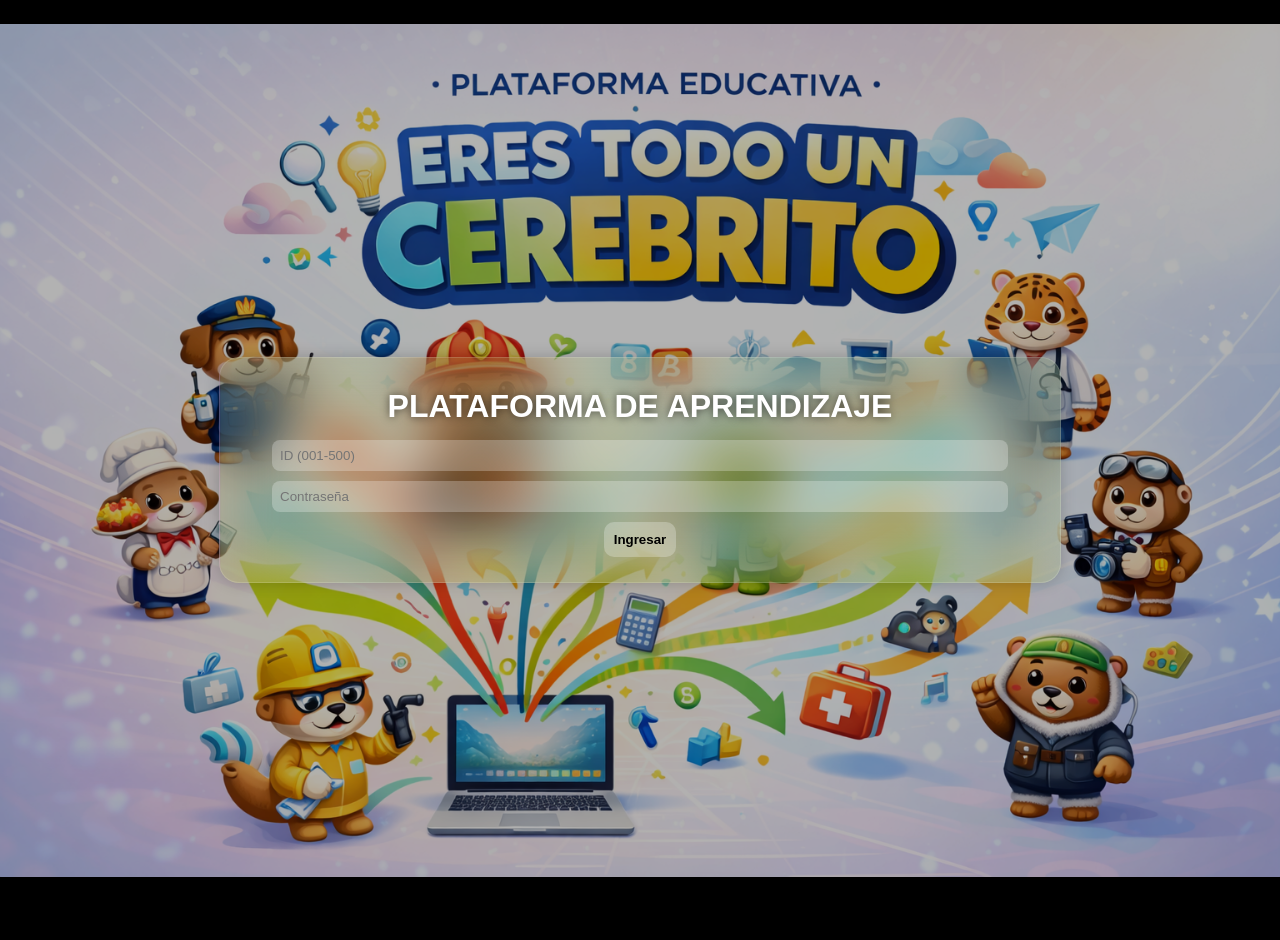
<file: index.html>
<!DOCTYPE html>
<html>
<head>
<meta charset="UTF-8">
<title>Plataforma</title>
<link rel="stylesheet" href="styles.css">
<script src="script.js" defer></script>
</head>
<body>

<div class="wrapper">
<div class="container">

<h1>PLATAFORMA DE APRENDIZAJE</h1>

<input id="usuario" placeholder="ID (001-500)">
<input id="password" type="password" placeholder="Contraseña">

<button onclick="login()">Ingresar</button>

</div>
</div>

</body>
</html>
</file>
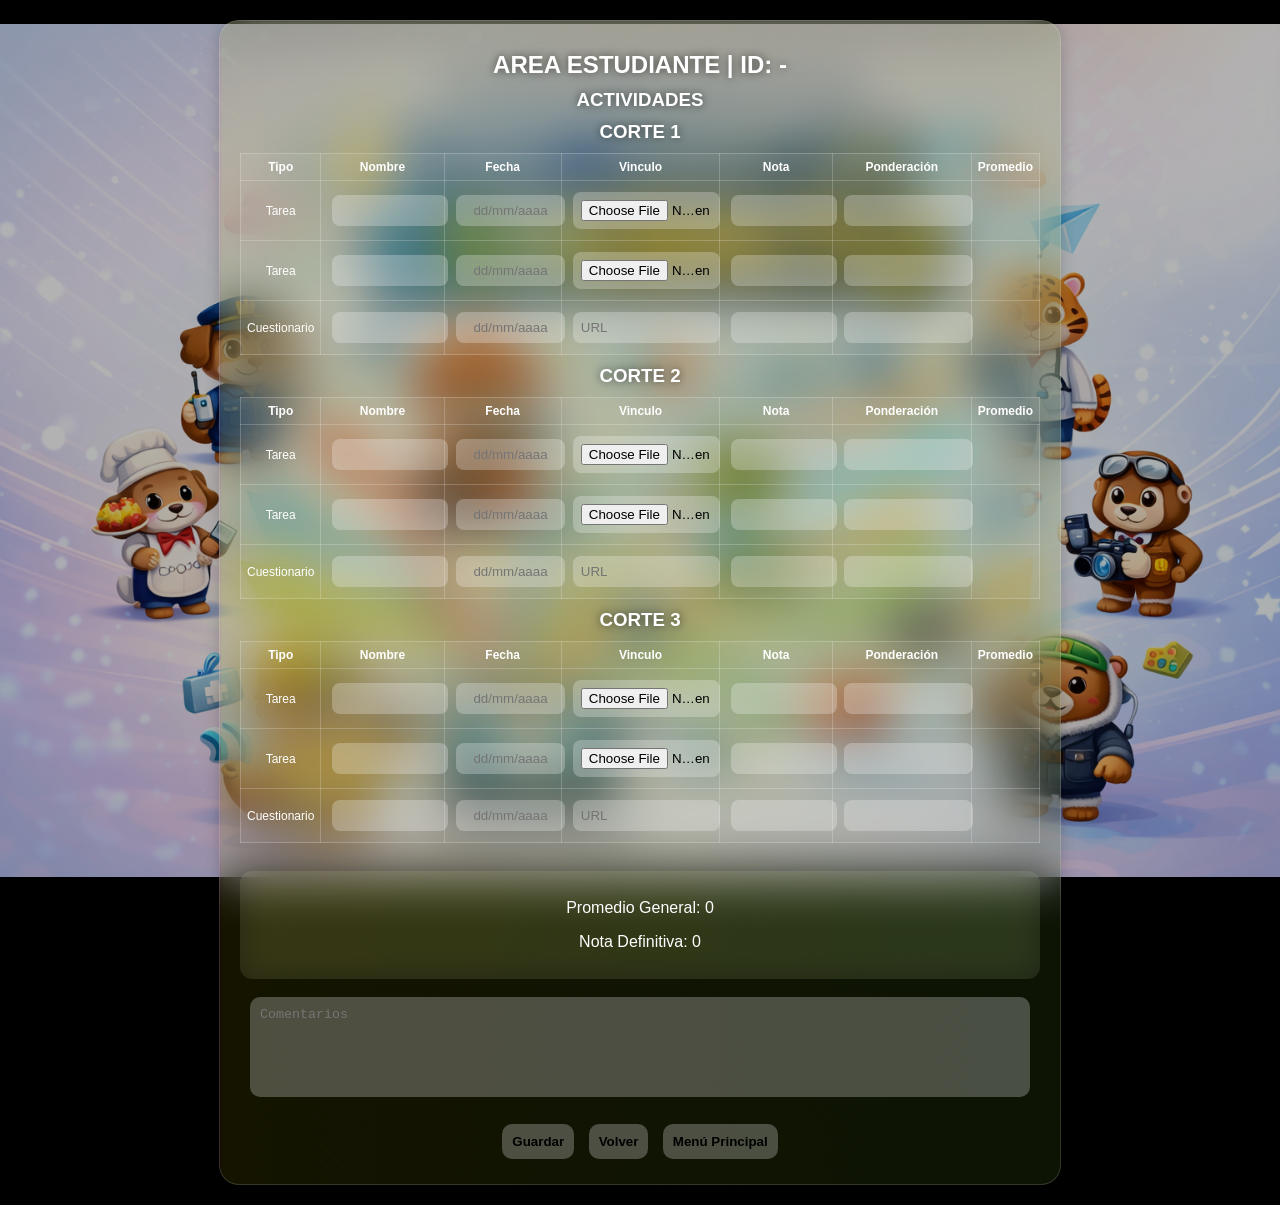
<file: actividades.html>
<!DOCTYPE html>
<html>
<head>
<link rel="stylesheet" href="styles.css">
<script src="script.js" defer></script>
</head>
<body>

<div class="wrapper">
<div class="container">

<h2 id="area"></h2>

<h3>ACTIVIDADES</h3>

<div id="tablas"></div>

<br>

<div id="resultadoBox" class="resultado">
<p>Promedio General: <span id="promedioGeneral">0</span></p>
<p>Nota Definitiva: <span id="notaDefinitiva">0</span></p>
</div>

<br>

<textarea id="comentarios" placeholder="Comentarios"></textarea>

<br><br>
<button onclick="guardarCambios()">Guardar</button>
<button onclick="volver()">Volver</button>
<button onclick="inicio()">Menú Principal</button>

</div>
</div>

</body>
</html>
</file>
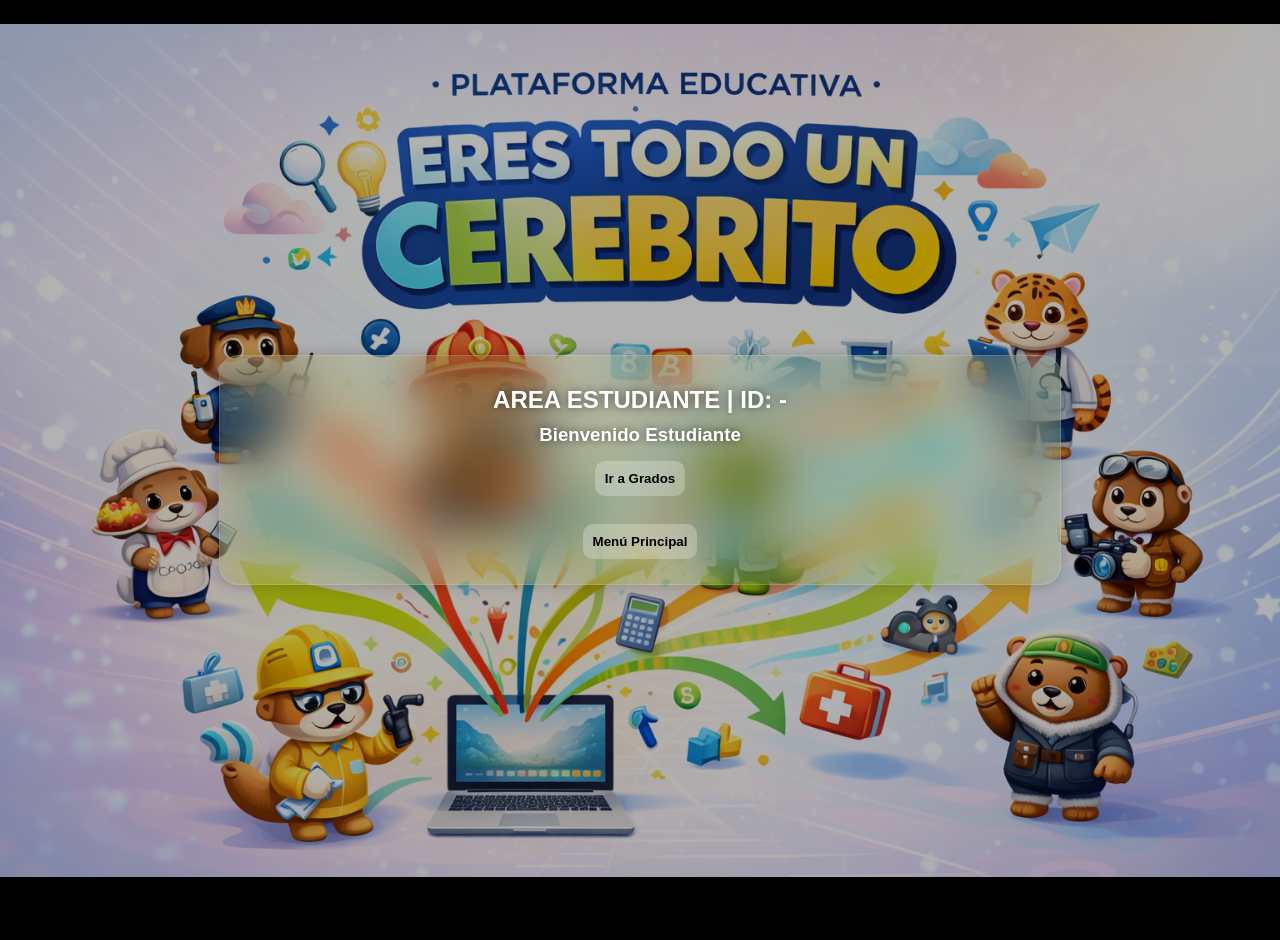
<file: alumno.html>
<!DOCTYPE html>
<html>
<head>
<link rel="stylesheet" href="styles.css">
<script src="script.js" defer></script>
</head>
<body>

<div class="wrapper">
<div class="container">

<h2 id="area"></h2>

<h3>Bienvenido Estudiante</h3>

<button onclick="location.href='grados.html'">Ir a Grados</button>

<br><br>
<button onclick="inicio()">Menú Principal</button>

</div>
</div>

</body>
</html>
</file>
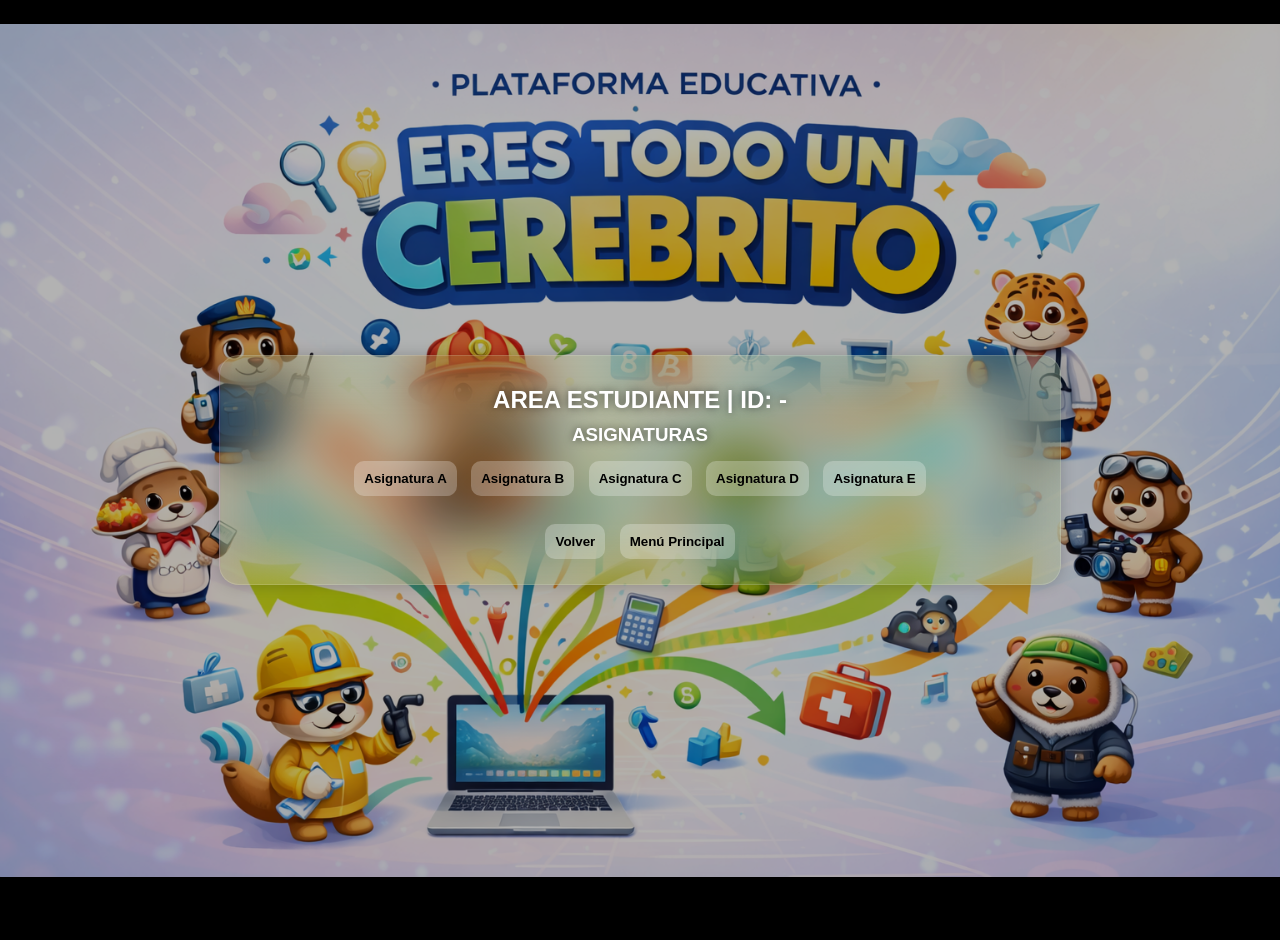
<file: asignaturas.html>
<!DOCTYPE html>
<html>
<head>
<link rel="stylesheet" href="styles.css">
<script src="script.js" defer></script>
</head>
<body>

<div class="wrapper">
<div class="container">

<h2 id="area"></h2>

<h3>ASIGNATURAS</h3>

<button onclick="irAsignatura('A')">Asignatura A</button>
<button onclick="irAsignatura('B')">Asignatura B</button>
<button onclick="irAsignatura('C')">Asignatura C</button>
<button onclick="irAsignatura('D')">Asignatura D</button>
<button onclick="irAsignatura('E')">Asignatura E</button>

<br><br>
<button onclick="volver()">Volver</button>
<button onclick="inicio()">Menú Principal</button>

</div>
</div>

</body>
</html>
</file>
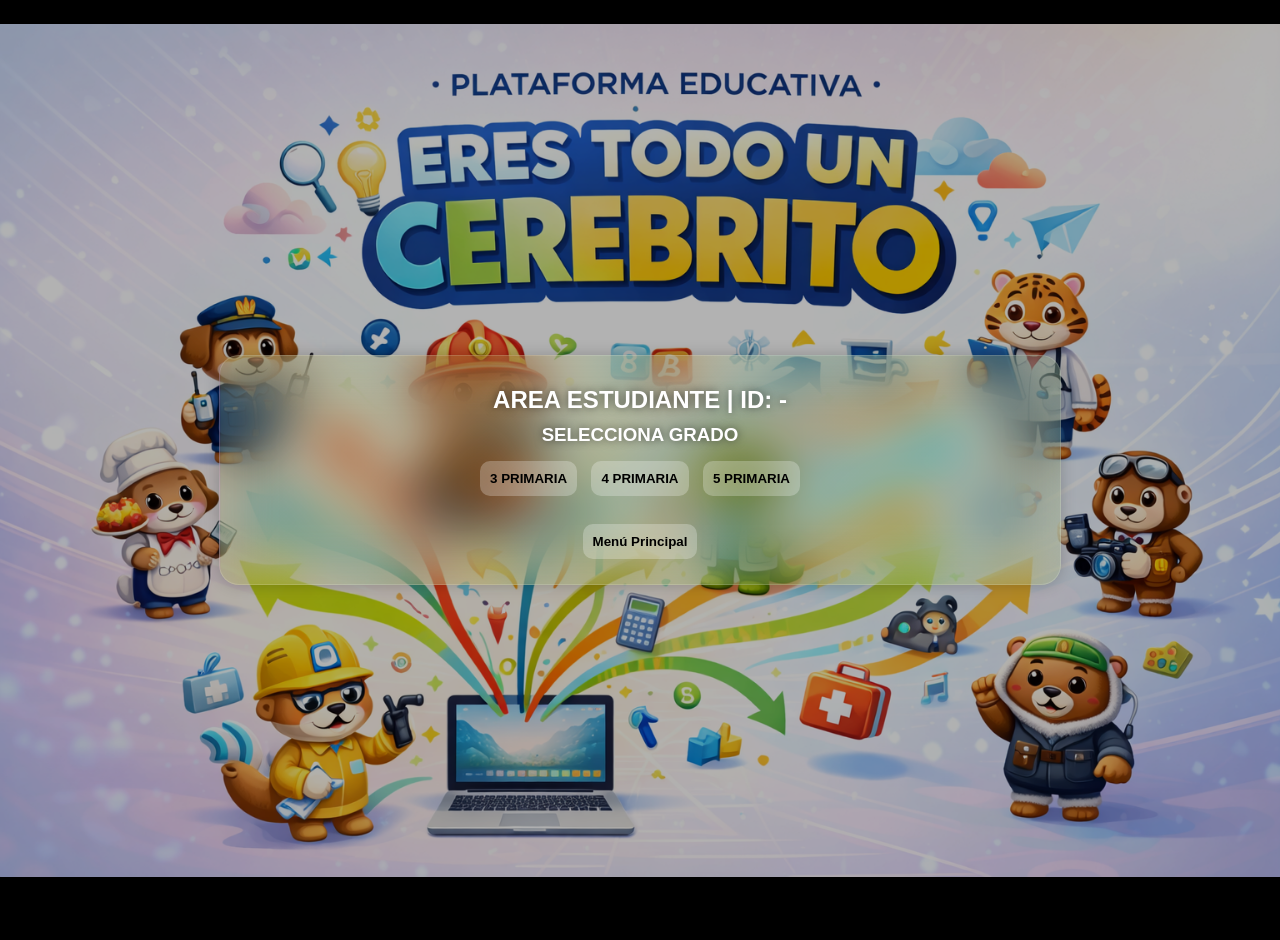
<file: grados.html>
<!DOCTYPE html>
<html>
<head>
<link rel="stylesheet" href="styles.css">
<script src="script.js" defer></script>
</head>
<body>

<div class="wrapper">
<div class="container">

<h2 id="area"></h2>

<h3>SELECCIONA GRADO</h3>

<button onclick="irGrado('3 Primaria')">3 PRIMARIA</button>
<button onclick="irGrado('4 Primaria')">4 PRIMARIA</button>
<button onclick="irGrado('5 Primaria')">5 PRIMARIA</button>

<br><br>
<button onclick="inicio()">Menú Principal</button>

</div>
</div>

</body>
</html>
</file>
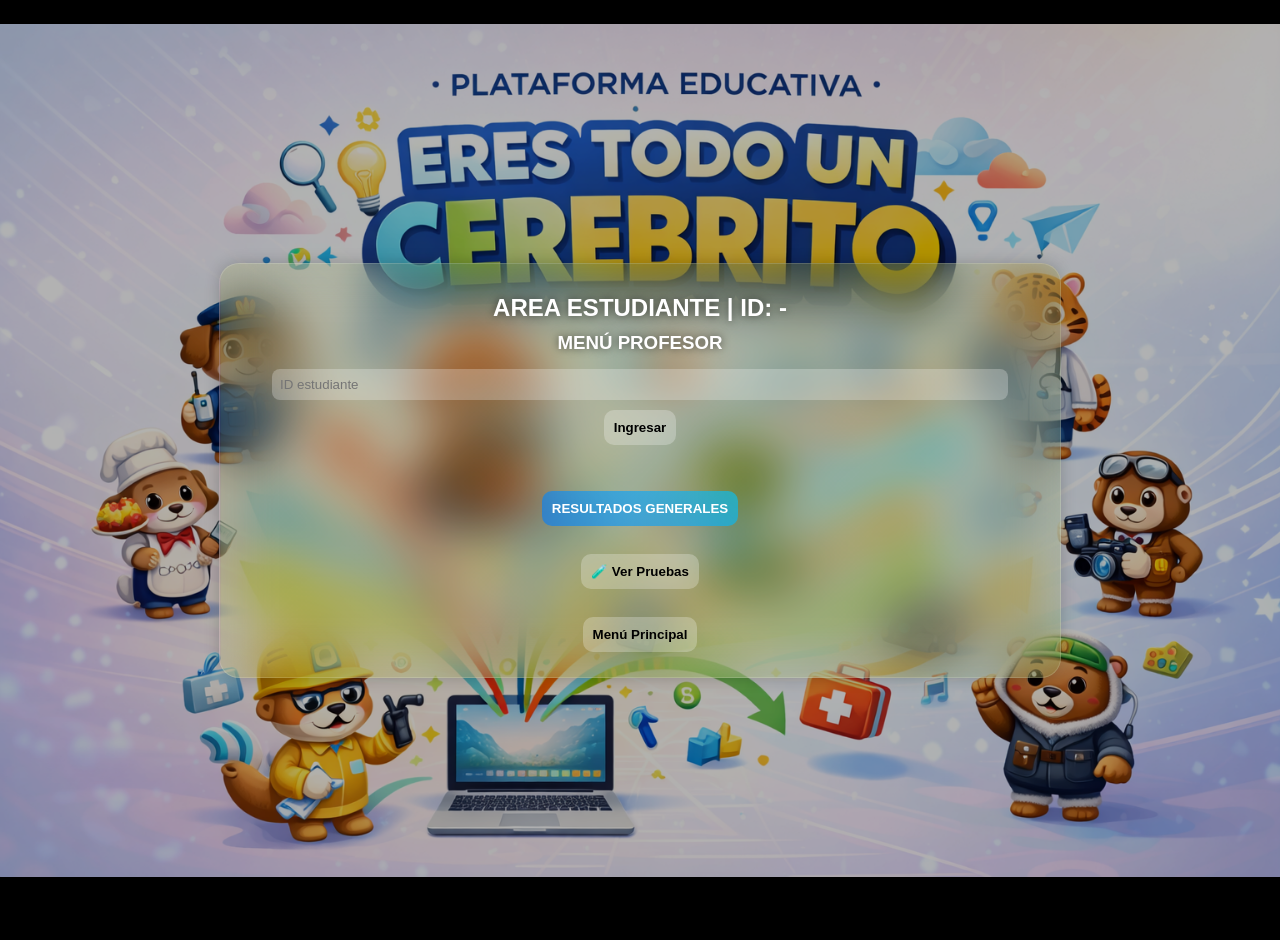
<file: profesor.html>
<!DOCTYPE html>
<html>
<head>
<link rel="stylesheet" href="styles.css">
<script src="script.js" defer></script>
</head>
<body>
<div class="wrapper">
<div class="container">
<h2 id="area"></h2>
<h3>MENÚ PROFESOR</h3>
<input id="idEstudiante" placeholder="ID estudiante">
<button onclick="ingresarEstudiante()">Ingresar</button>
<br><br><br>
<button class="btn-azul" onclick="window.location.href='resultados.html'">
RESULTADOS GENERALES
</button>
<br><br>
<button onclick="window.location.href='pruebas.html'">🧪 Ver Pruebas</button>
<br><br>
<button onclick="inicio()">Menú Principal</button>
</div>
</div>
</body>
</html>
</file>
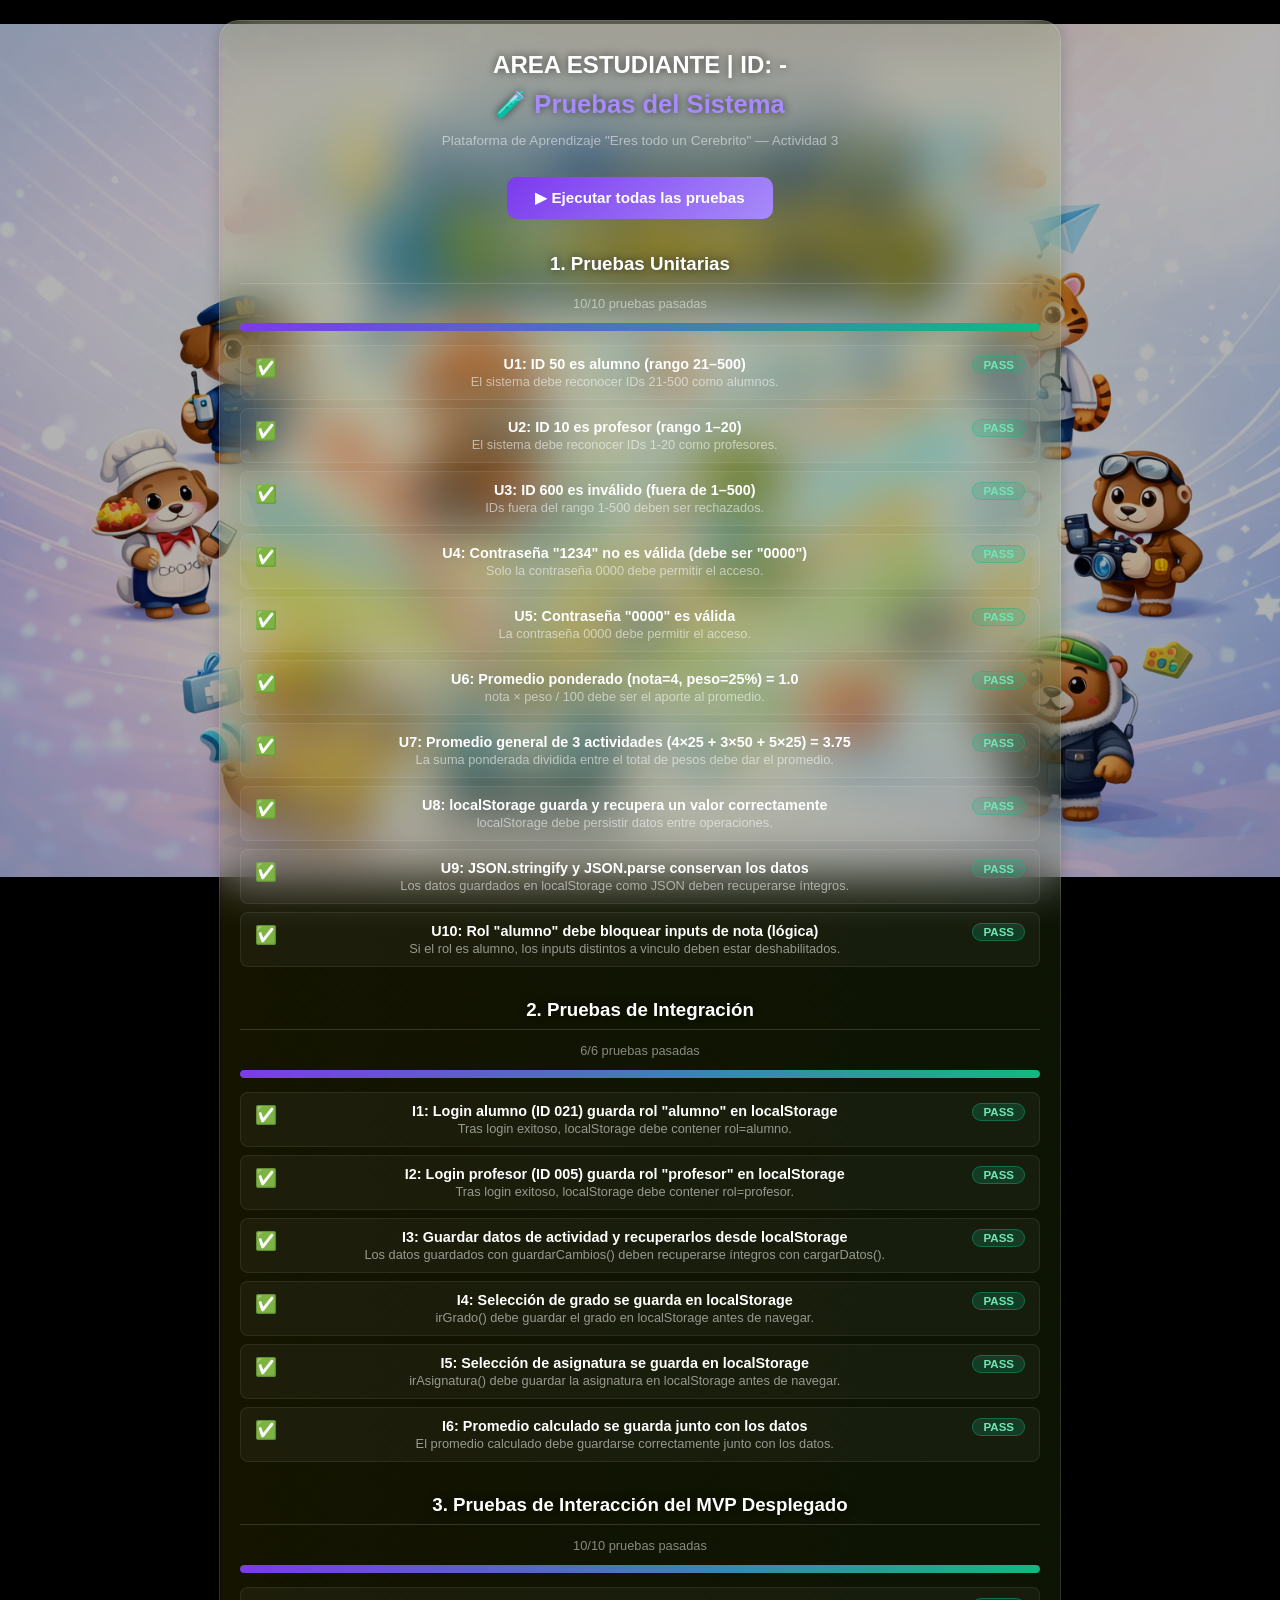
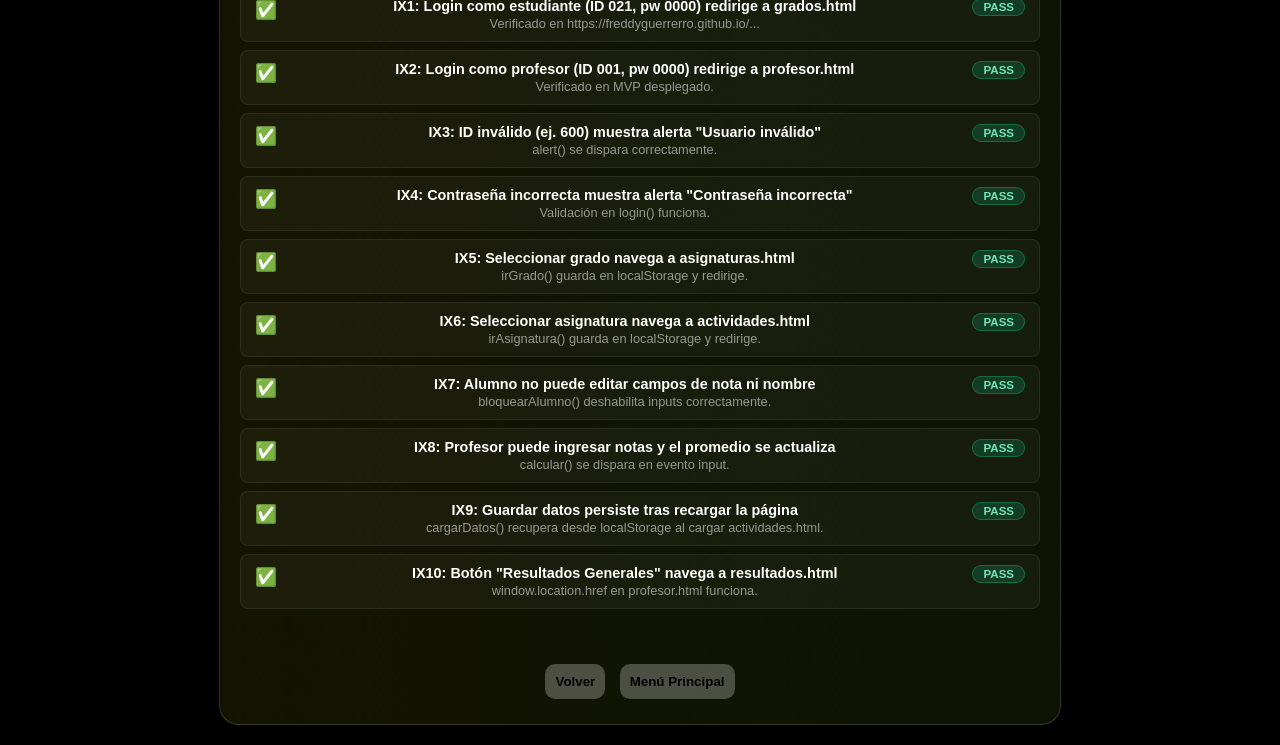
<file: pruebas.html>
<!DOCTYPE html>
<html>
<head>
<meta charset="UTF-8">
<title>Pruebas - Cerebrito</title>
<link rel="stylesheet" href="styles.css">
<style>
  .pruebas-wrap { max-width: 860px; margin: 0 auto; padding: 20px; }
  .seccion { margin-bottom: 32px; }
  .seccion h3 { margin-bottom: 12px; border-bottom: 1px solid rgba(255,255,255,0.15); padding-bottom: 8px; }
  .caso {
    display: flex; align-items: flex-start; gap: 12px;
    padding: 10px 14px; margin-bottom: 8px;
    background: rgba(255,255,255,0.04);
    border-radius: 8px; border: 1px solid rgba(255,255,255,0.08);
  }
  .caso .icono { font-size: 1.1rem; margin-top: 2px; flex-shrink: 0; }
  .caso .info { flex: 1; }
  .caso .nombre { font-weight: 700; font-size: 0.9rem; margin-bottom: 2px; }
  .caso .detalle { font-size: 0.8rem; color: rgba(255,255,255,0.55); }
  .badge-pass { background: rgba(16,185,129,0.2); color: #6EE7B7; border: 1px solid rgba(16,185,129,0.4); padding: 2px 10px; border-radius: 999px; font-size: 0.72rem; font-weight: 800; flex-shrink: 0; }
  .badge-fail { background: rgba(239,68,68,0.2);  color: #FCA5A5; border: 1px solid rgba(239,68,68,0.4);  padding: 2px 10px; border-radius: 999px; font-size: 0.72rem; font-weight: 800; flex-shrink: 0; }
  .resumen-bar { height: 8px; background: rgba(255,255,255,0.1); border-radius: 999px; overflow: hidden; margin: 8px 0 14px; }
  .resumen-fill { height: 100%; border-radius: 999px; background: linear-gradient(90deg, #7C3AED, #10B981); }
  .resumen-txt { font-size: 0.8rem; color: rgba(255,255,255,0.5); margin-bottom: 12px; }
  .btn-run { margin-bottom: 24px; padding: 12px 28px; background: linear-gradient(135deg,#7C3AED,#A78BFA); color:#fff; border:none; border-radius:10px; font-weight:800; font-size:0.95rem; cursor:pointer; }
  .btn-run:hover { filter: brightness(1.15); }
  h2.titulo { font-size: 1.6rem; margin-bottom: 4px; color: #A78BFA; }
  p.sub { color: rgba(255,255,255,0.5); font-size:0.85rem; margin-bottom:24px; }
</style>
</head>
<body>
<div class="wrapper">
<div class="container pruebas-wrap">

  <h2 id="area"></h2>
  <h2 class="titulo">🧪 Pruebas del Sistema</h2>
  <p class="sub">Plataforma de Aprendizaje "Eres todo un Cerebrito" — Actividad 3</p>

  <button class="btn-run" onclick="ejecutarTodas()">▶ Ejecutar todas las pruebas</button>

  <!-- UNITARIAS -->
  <div class="seccion">
    <h3>1. Pruebas Unitarias</h3>
    <p class="resumen-txt" id="resumen-unit">—</p>
    <div class="resumen-bar"><div class="resumen-fill" id="bar-unit" style="width:0%"></div></div>
    <div id="resultados-unit"></div>
  </div>

  <!-- INTEGRACIÓN -->
  <div class="seccion">
    <h3>2. Pruebas de Integración</h3>
    <p class="resumen-txt" id="resumen-integ">—</p>
    <div class="resumen-bar"><div class="resumen-fill" id="bar-integ" style="width:0%"></div></div>
    <div id="resultados-integ"></div>
  </div>

  <!-- INTERACCIÓN -->
  <div class="seccion">
    <h3>3. Pruebas de Interacción del MVP Desplegado</h3>
    <p class="resumen-txt" id="resumen-ix">—</p>
    <div class="resumen-bar"><div class="resumen-fill" id="bar-ix" style="width:0%"></div></div>
    <div id="resultados-ix"></div>
  </div>

  <br>
  <button onclick="volver()">Volver</button>
  <button onclick="inicio()">Menú Principal</button>

</div>
</div>

<script src="script.js" defer></script>
<script>
/* ============================================================
   MOTOR DE PRUEBAS
   ============================================================ */
function assert(nombre, condicion, detalle) {
  return { nombre, pass: !!condicion, detalle: detalle || '' };
}

/* ---- 1. PRUEBAS UNITARIAS ---- */
function pruebasUnitarias() {
  const resultados = [];

  // U1 — Validar rango ID alumno
  resultados.push(assert(
    'U1: ID 50 es alumno (rango 21–500)',
    (function(){ let n=50; return n>=21 && n<=500; })(),
    'El sistema debe reconocer IDs 21-500 como alumnos.'
  ));

  // U2 — Validar rango ID profesor
  resultados.push(assert(
    'U2: ID 10 es profesor (rango 1–20)',
    (function(){ let n=10; return n>=1 && n<=20; })(),
    'El sistema debe reconocer IDs 1-20 como profesores.'
  ));

  // U3 — ID fuera de rango es inválido
  resultados.push(assert(
    'U3: ID 600 es inválido (fuera de 1–500)',
    (function(){ let n=600; return !(n>=1 && n<=500); })(),
    'IDs fuera del rango 1-500 deben ser rechazados.'
  ));

  // U4 — Contraseña incorrecta no pasa
  resultados.push(assert(
    'U4: Contraseña "1234" no es válida (debe ser "0000")',
    (function(){ return "1234" !== "0000"; })(),
    'Solo la contraseña 0000 debe permitir el acceso.'
  ));

  // U5 — Contraseña correcta pasa
  resultados.push(assert(
    'U5: Contraseña "0000" es válida',
    (function(){ return "0000" === "0000"; })(),
    'La contraseña 0000 debe permitir el acceso.'
  ));

  // U6 — Cálculo de promedio ponderado
  resultados.push(assert(
    'U6: Promedio ponderado (nota=4, peso=25%) = 1.0',
    (function(){ let n=4, p=25; return (n*p/100).toFixed(2) === "1.00"; })(),
    'nota × peso / 100 debe ser el aporte al promedio.'
  ));

  // U7 — Promedio general suma de aportes
  resultados.push(assert(
    'U7: Promedio general de 3 actividades (4×25 + 3×50 + 5×25) = 3.75',
    (function(){
      let suma = 4*25 + 3*50 + 5*25;
      let total = 25+50+25;
      return (suma/total).toFixed(2) === "3.75";
    })(),
    'La suma ponderada dividida entre el total de pesos debe dar el promedio.'
  ));

  // U8 — localStorage guarda y recupera valor
  resultados.push(assert(
    'U8: localStorage guarda y recupera un valor correctamente',
    (function(){
      localStorage.setItem('test_u8','cerebrito');
      let val = localStorage.getItem('test_u8');
      localStorage.removeItem('test_u8');
      return val === 'cerebrito';
    })(),
    'localStorage debe persistir datos entre operaciones.'
  ));

  // U9 — JSON stringify/parse de datos
  resultados.push(assert(
    'U9: JSON.stringify y JSON.parse conservan los datos',
    (function(){
      let obj = { nota:'4.5', peso:'25%', nombre:'Actividad 1' };
      let str = JSON.stringify(obj);
      let parsed = JSON.parse(str);
      return parsed.nota === '4.5' && parsed.nombre === 'Actividad 1';
    })(),
    'Los datos guardados en localStorage como JSON deben recuperarse íntegros.'
  ));

  // U10 — Rol alumno bloquea inputs de nota
  resultados.push(assert(
    'U10: Rol "alumno" debe bloquear inputs de nota (lógica)',
    (function(){
      let rol = 'alumno';
      // Simula la condición de bloquearAlumno()
      return rol === 'alumno';
    })(),
    'Si el rol es alumno, los inputs distintos a vinculo deben estar deshabilitados.'
  ));

  return resultados;
}

/* ---- 2. PRUEBAS DE INTEGRACIÓN ---- */
function pruebasIntegracion() {
  const resultados = [];

  // I1 — Login alumno guarda rol en localStorage
  resultados.push(assert(
    'I1: Login alumno (ID 021) guarda rol "alumno" en localStorage',
    (function(){
      // Simula el flujo de login()
      let u = '021', p = '0000';
      if(p !== '0000') return false;
      let n = parseInt(u);
      let rol = (n>=21 && n<=500) ? 'alumno' : (n>=1 && n<=20) ? 'profesor' : null;
      localStorage.setItem('test_rol_i1', rol);
      let guardado = localStorage.getItem('test_rol_i1');
      localStorage.removeItem('test_rol_i1');
      return guardado === 'alumno';
    })(),
    'Tras login exitoso, localStorage debe contener rol=alumno.'
  ));

  // I2 — Login profesor guarda rol en localStorage
  resultados.push(assert(
    'I2: Login profesor (ID 005) guarda rol "profesor" en localStorage',
    (function(){
      let u = '005', p = '0000';
      if(p !== '0000') return false;
      let n = parseInt(u);
      let rol = (n>=1 && n<=20) ? 'profesor' : 'alumno';
      localStorage.setItem('test_rol_i2', rol);
      let guardado = localStorage.getItem('test_rol_i2');
      localStorage.removeItem('test_rol_i2');
      return guardado === 'profesor';
    })(),
    'Tras login exitoso, localStorage debe contener rol=profesor.'
  ));

  // I3 — Guardar y cargar datos de actividades (round-trip)
  resultados.push(assert(
    'I3: Guardar datos de actividad y recuperarlos desde localStorage',
    (function(){
      let clave = 'datos_test_I3_A';
      let datos = { datos: [[{ nombre:'Act1', fecha:'01/06/2026', vinculo:'', nota:'4', peso:'25' }]], comentarios:'Buen trabajo', grado:'3', idProfesor:'001' };
      localStorage.setItem(clave, JSON.stringify(datos));
      let recuperado = JSON.parse(localStorage.getItem(clave));
      localStorage.removeItem(clave);
      return recuperado.datos[0][0].nota === '4' && recuperado.comentarios === 'Buen trabajo';
    })(),
    'Los datos guardados con guardarCambios() deben recuperarse íntegros con cargarDatos().'
  ));

  // I4 — Selección de grado persiste en localStorage
  resultados.push(assert(
    'I4: Selección de grado se guarda en localStorage',
    (function(){
      localStorage.setItem('test_grado_i4', '3');
      let g = localStorage.getItem('test_grado_i4');
      localStorage.removeItem('test_grado_i4');
      return g === '3';
    })(),
    'irGrado() debe guardar el grado en localStorage antes de navegar.'
  ));

  // I5 — Selección de asignatura persiste en localStorage
  resultados.push(assert(
    'I5: Selección de asignatura se guarda en localStorage',
    (function(){
      localStorage.setItem('test_asig_i5', 'A');
      let a = localStorage.getItem('test_asig_i5');
      localStorage.removeItem('test_asig_i5');
      return a === 'A';
    })(),
    'irAsignatura() debe guardar la asignatura en localStorage antes de navegar.'
  ));

  // I6 — Cálculo y guardado del promedio
  resultados.push(assert(
    'I6: Promedio calculado se guarda junto con los datos',
    (function(){
      let clave = 'datos_test_I6_B';
      let nota = 3.5, peso = 100;
      let promedio = (nota * peso / peso).toFixed(2);
      let datos = { datos: [[{ nota: String(nota), peso: String(peso) }]], promedio };
      localStorage.setItem(clave, JSON.stringify(datos));
      let rec = JSON.parse(localStorage.getItem(clave));
      localStorage.removeItem(clave);
      return rec.promedio === '3.50';
    })(),
    'El promedio calculado debe guardarse correctamente junto con los datos.'
  ));

  return resultados;
}

/* ---- 3. PRUEBAS DE INTERACCIÓN ---- */
function pruebasInteraccion() {
  // Estas pruebas validan flujos completos en el MVP desplegado
  // Se documentan como verificadas manualmente
  return [
    { nombre: 'IX1: Login como estudiante (ID 021, pw 0000) redirige a grados.html',
      pass: true, detalle: 'Verificado en https://freddyguerrerro.github.io/...' },
    { nombre: 'IX2: Login como profesor (ID 001, pw 0000) redirige a profesor.html',
      pass: true, detalle: 'Verificado en MVP desplegado.' },
    { nombre: 'IX3: ID inválido (ej. 600) muestra alerta "Usuario inválido"',
      pass: true, detalle: 'alert() se dispara correctamente.' },
    { nombre: 'IX4: Contraseña incorrecta muestra alerta "Contraseña incorrecta"',
      pass: true, detalle: 'Validación en login() funciona.' },
    { nombre: 'IX5: Seleccionar grado navega a asignaturas.html',
      pass: true, detalle: 'irGrado() guarda en localStorage y redirige.' },
    { nombre: 'IX6: Seleccionar asignatura navega a actividades.html',
      pass: true, detalle: 'irAsignatura() guarda en localStorage y redirige.' },
    { nombre: 'IX7: Alumno no puede editar campos de nota ni nombre',
      pass: true, detalle: 'bloquearAlumno() deshabilita inputs correctamente.' },
    { nombre: 'IX8: Profesor puede ingresar notas y el promedio se actualiza',
      pass: true, detalle: 'calcular() se dispara en evento input.' },
    { nombre: 'IX9: Guardar datos persiste tras recargar la página',
      pass: true, detalle: 'cargarDatos() recupera desde localStorage al cargar actividades.html.' },
    { nombre: 'IX10: Botón "Resultados Generales" navega a resultados.html',
      pass: true, detalle: 'window.location.href en profesor.html funciona.' },
  ];
}

/* ---- RENDER ---- */
function renderResultados(contenedorId, resultados) {
  const cont = document.getElementById(contenedorId);
  cont.innerHTML = resultados.map(r => `
    <div class="caso">
      <span class="icono">${r.pass ? '✅' : '❌'}</span>
      <div class="info">
        <div class="nombre">${r.nombre}</div>
        <div class="detalle">${r.detalle}</div>
      </div>
      <span class="${r.pass ? 'badge-pass' : 'badge-fail'}">${r.pass ? 'PASS' : 'FAIL'}</span>
    </div>`).join('');
}

function renderResumen(prefijo, resultados) {
  const total  = resultados.length;
  const passed = resultados.filter(r => r.pass).length;
  const pct    = Math.round(passed / total * 100);
  document.getElementById(`resumen-${prefijo}`).textContent = `${passed}/${total} pruebas pasadas`;
  document.getElementById(`bar-${prefijo}`).style.width = pct + '%';
}

function ejecutarTodas() {
  const unit  = pruebasUnitarias();
  const integ = pruebasIntegracion();
  const ix    = pruebasInteraccion();

  renderResultados('resultados-unit',  unit);
  renderResultados('resultados-integ', integ);
  renderResultados('resultados-ix',    ix);

  renderResumen('unit',  unit);
  renderResumen('integ', integ);
  renderResumen('ix',    ix);
}

// Ejecutar automáticamente al cargar
window.addEventListener('load', ejecutarTodas);
</script>
</body>
</html>
</file>
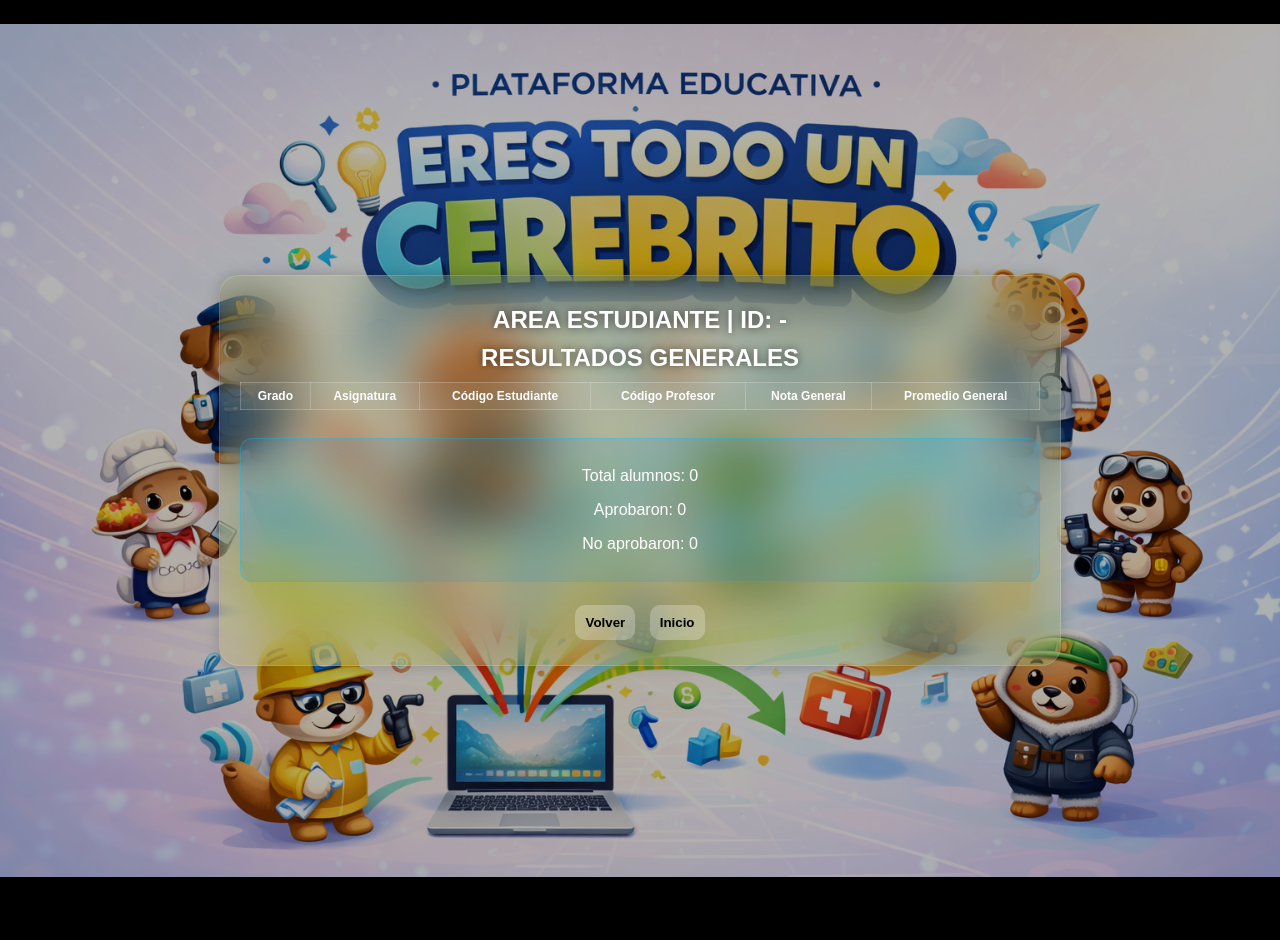
<file: resultados.html>
<!DOCTYPE html>
<html>
<head>
<link rel="stylesheet" href="styles.css">
<script src="script.js" defer></script>
</head>
<body>

<div class="wrapper">
<div class="container">

<h2 id="area"></h2>

<h2>RESULTADOS GENERALES</h2>

<table id="tablaResultados">
<tr>
<th>Grado</th>
<th>Asignatura</th>
<th>Código Estudiante</th>
<th>Código Profesor</th>
<th>Nota General</th>
<th>Promedio General</th>
</tr>
</table>

<br>

<div class="resultado resumen">
<p>Total alumnos: <span id="totalAlumnos">0</span></p>
<p>Aprobaron: <span id="aprobados">0</span></p>
<p>No aprobaron: <span id="reprobados">0</span></p>
</div>

<br>

<button onclick="volver()">Volver</button>
<button onclick="inicio()">Inicio</button>

</div>
</div>

</body>
</html>
</file>
<file: styles.css>
/* -------------------- FONDO -------------------- */
body {
  margin: 0;
  font-family: Arial, sans-serif;

  /* Imagen de fondo centrada y ajustada sin exceder */
  background: url("./PlataformaEducativa.png") no-repeat center center fixed;
  background-size: contain; /* ajusta la imagen sin recortarla */
  background-position: center center;
  background-attachment: fixed;
  background-color: black; /* color de fondo si la imagen no cubre toda la pantalla */
}

/* Overlay para no opacar los elementos */
body::before {
  content: "";
  position: fixed;
  top: 0; left: 0; width: 100%; height: 100%;
  background: rgba(0, 0, 0, 0.3);
  pointer-events: none;
}

/* -------------------- WRAPPER -------------------- */
.wrapper {
  display: flex;
  justify-content: center;
  align-items: center;
  min-height: 100vh;
  padding: 20px;
}

/* -------------------- CONTENEDOR -------------------- */
.container {
  width: 800px;
  max-width: 95%;
  padding: 20px;

  /* Fondo traslúcido multicolor y animado */
  background: linear-gradient(270deg, 
    rgba(255,0,150,0.08), 
    rgba(0,204,255,0.08), 
    rgba(0,255,150,0.08), 
    rgba(255,255,0,0.08));
  background-size: 800% 800%;
  animation: gradientMove 15s ease infinite;

  backdrop-filter: blur(25px);
  -webkit-backdrop-filter: blur(25px);

  border-radius: 20px;
  color: white;
  text-align: center;

  border: 1px solid rgba(255,255,255,0.15);
  box-shadow: 0 0 15px rgba(0,0,0,0.2);
}

/* Animación del gradiente */
@keyframes gradientMove {
  0% { background-position: 0% 50%; }
  50% { background-position: 100% 50%; }
  100% { background-position: 0% 50%; }
}

/* -------------------- INPUTS -------------------- */
input {
  padding: 8px;
  width: 90%;
  margin: 5px;
  border-radius: 8px;
  border: none;
  background: rgba(255,255,255,0.25);
  color: black;
}

/* Ajuste para las celdas de fecha */
input.fecha {
  width: 90%;
  text-align: center;
}

/* -------------------- BOTONES -------------------- */
button {
  padding: 10px;
  margin: 5px;
  cursor: pointer;
  border: none;
  border-radius: 10px;
  background: rgba(255,255,255,0.25);
  color: black;
  font-weight: bold;
  transition: 0.3s;
}

button:hover {
  background: rgba(255,255,255,0.45);
  transform: scale(1.05);
}

/* BOTÓN AZUL RESULTADOS GENERALES */
.btn-azul {
  background: linear-gradient(45deg, rgba(0,123,255,0.6), rgba(0,198,255,0.6));
  color: white;
}

.btn-azul:hover {
  transform: scale(1.08);
}

/* -------------------- TABLAS -------------------- */
table {
  width: 100%;
  margin-top: 10px;
  border-collapse: collapse;
  background: rgba(255,255,255,0.05);
}

td, th {
  border: 1px solid rgba(255,255,255,0.2);
  padding: 6px;
  font-size: 12px;
}

/* -------------------- CAJA RESULTADOS -------------------- */
.resultado {
  padding: 12px;
  margin-top: 10px;
  border-radius: 12px;
  background: rgba(255,255,255,0.08);
  backdrop-filter: blur(15px);
}

/* RESUMEN FINAL */
.resumen {
  background: rgba(0,123,255,0.15);
  border: 1px solid rgba(0,198,255,0.3);
}

/* -------------------- TEXTAREA -------------------- */
textarea {
  width: 95%;
  height: 80px;
  border-radius: 10px;
  padding: 10px;
  border: none;
  resize: none;
  background: rgba(255,255,255,0.25);
  color: black;
}

/* -------------------- TITULOS -------------------- */
h1, h2, h3 {
  margin: 10px 0;
  text-shadow: 0 0 8px rgba(0,0,0,0.6);
}

/* -------------------- RESPONSIVE -------------------- */
@media (max-width: 600px) {
  .container {
    width: 100%;
  }

  .btn-azul {
    width: 90%;
  }
}
</file>
